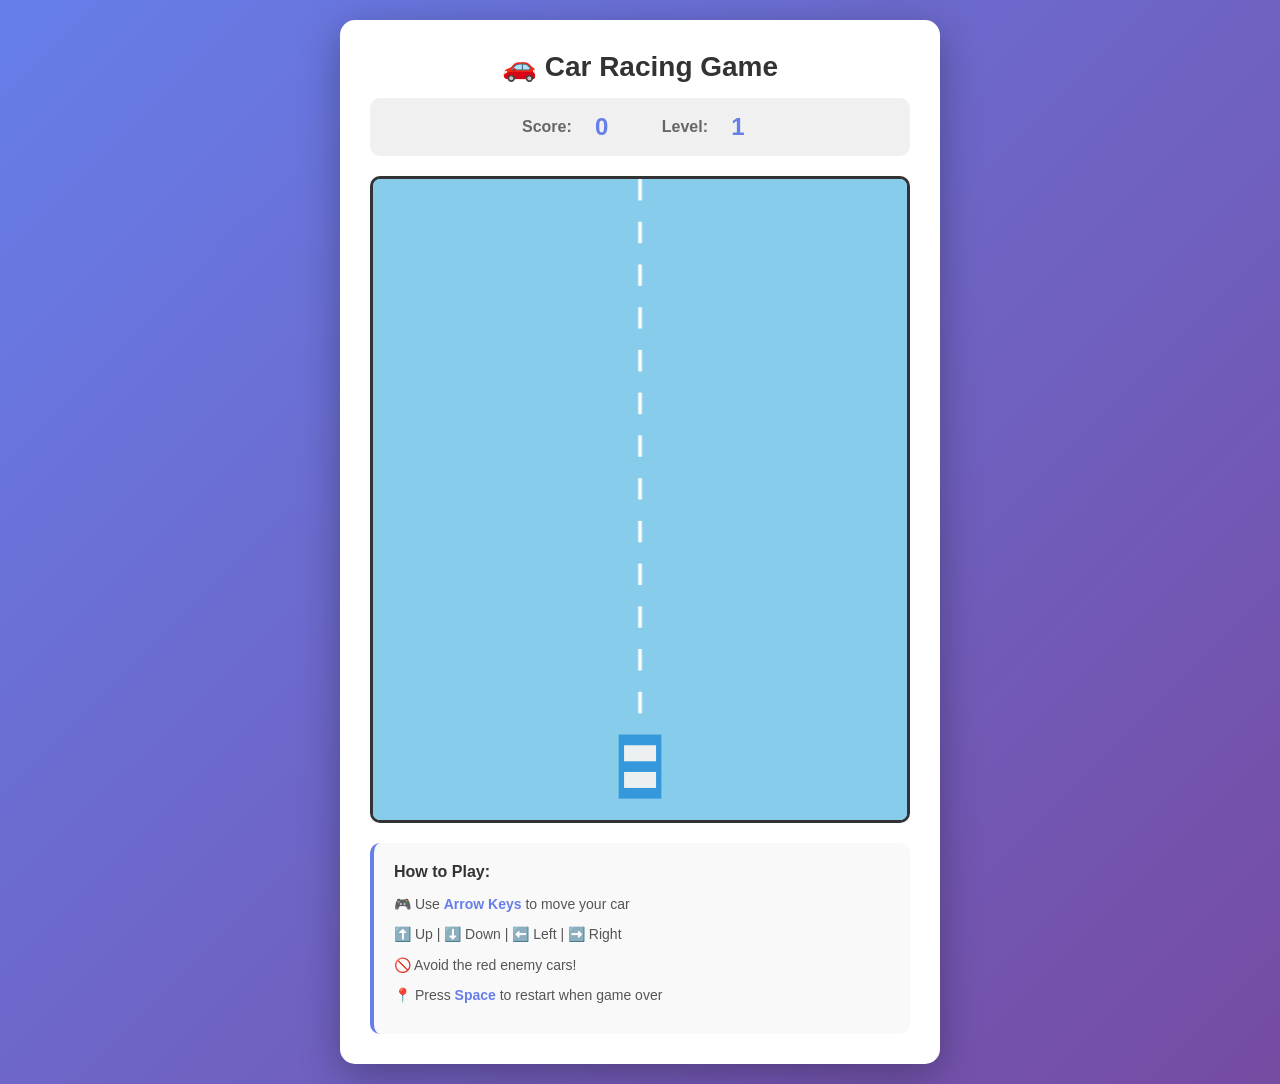
<file: index.html>
<!DOCTYPE html>
<html lang="en">
<head>
    <meta charset="UTF-8">
    <meta name="viewport" content="width=device-width, initial-scale=1.0">
    <title>Simple Car Game</title>
    <link rel="stylesheet" href="style.css">
</head>
<body>
    <div class="game-container">
        <div class="header">
            <h1>🚗 Car Racing Game</h1>
            <div class="stats">
                <div class="stat">
                    <span class="label">Score:</span>
                    <span id="score" class="value">0</span>
                </div>
                <div class="stat">
                    <span class="label">Level:</span>
                    <span id="level" class="value">1</span>
                </div>
            </div>
        </div>
        
        <canvas id="gameCanvas"></canvas>
        
        <div class="controls">
            <div class="instruction">
                <h3>How to Play:</h3>
                <p>🎮 Use <strong>Arrow Keys</strong> to move your car</p>
                <p>⬆️ Up | ⬇️ Down | ⬅️ Left | ➡️ Right</p>
                <p>🚫 Avoid the red enemy cars!</p>
                <p>📍 Press <strong>Space</strong> to restart when game over</p>
            </div>
        </div>
        
        <div id="gameOverScreen" class="game-over-screen hidden">
            <div class="game-over-content">
                <h2>Game Over! 💥</h2>
                <p class="final-score">Final Score: <span id="finalScore">0</span></p>
                <p class="restart-message">Press <strong>SPACE</strong> to restart</p>
            </div>
        </div>
    </div>
    
    <script src="script.js"></script>
</body>
</html>
</file>
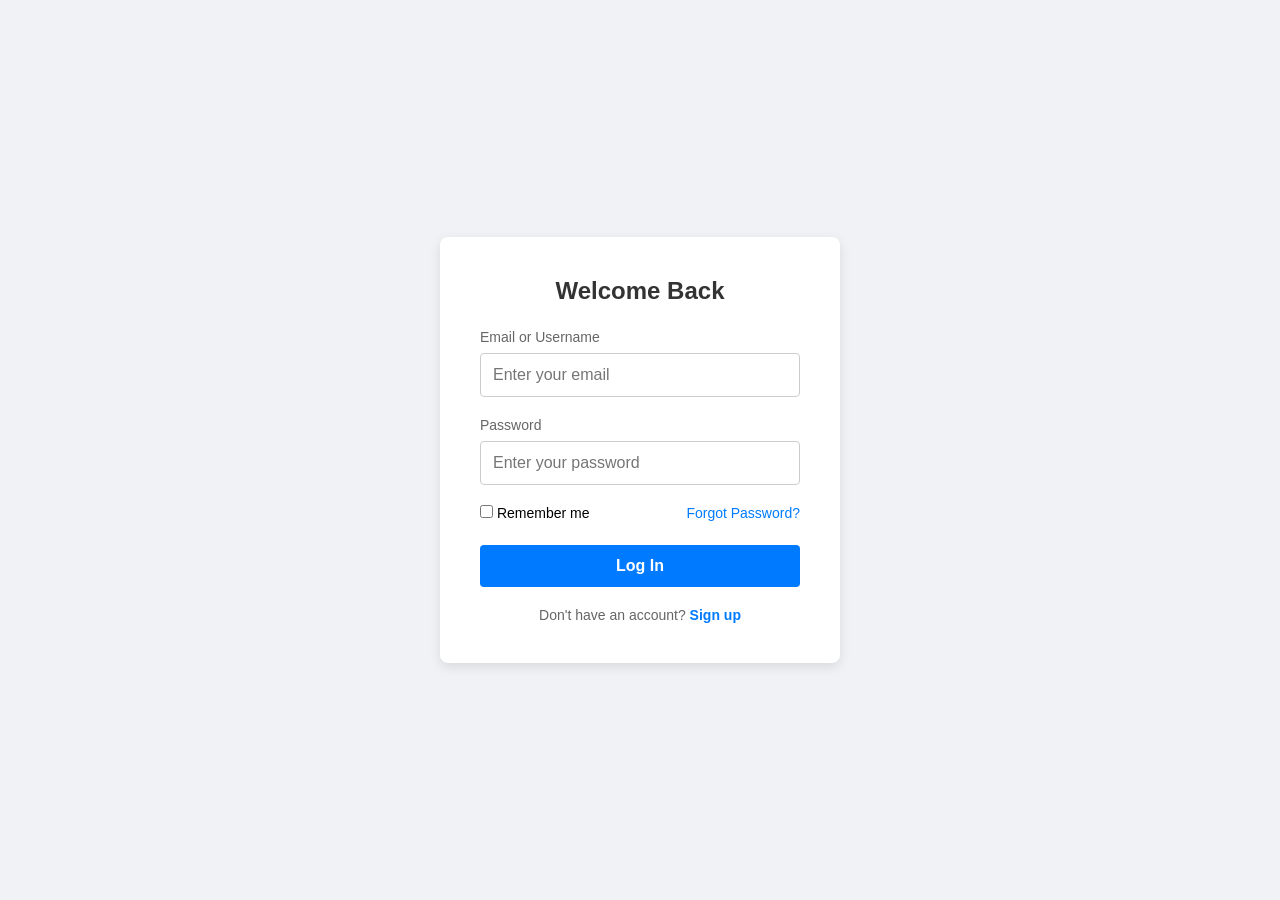
<file: index1.html>
<!DOCTYPE html>
<html lang="en">
<head>
    <meta charset="UTF-8">
    <meta name="viewport" content="width=device-width, initial-scale=1.0">
    <title>Login Page</title>
    <style>
        * {
            margin: 0;
            padding: 0;
            box-sizing: border-box;
            font-family: 'Segoe UI', Tahoma, Geneva, Verdana, sans-serif;
        }

        body {
            background: #f0f2f5;
            display: flex;
            justify-content: center;
            align-items: center;
            height: 100vh;
        }

        .login-container {
            background: #ffffff;
            padding: 40px;
            border-radius: 8px;
            box-shadow: 0 4px 12px rgba(0, 0, 0, 0.1);
            width: 100%;
            max-width: 400px;
        }

        .login-container h2 {
            margin-bottom: 24px;
            color: #333333;
            text-align: center;
        }

        .input-group {
            margin-bottom: 20px;
        }

        .input-group label {
            display: block;
            margin-bottom: 8px;
            color: #666666;
            font-size: 14px;
        }

        .input-group input {
            width: 100%;
            padding: 12px;
            border: 1px solid #cccccc;
            border-radius: 4px;
            font-size: 16px;
            outline: none;
            transition: border-color 0.2s;
        }

        .input-group input:focus {
            border-color: #007bff;
        }

        .utils {
            display: flex;
            justify-content: space-between;
            align-items: center;
            margin-bottom: 24px;
            font-size: 14px;
        }

        .utils a {
            color: #007bff;
            text-decoration: none;
        }

        .utils a:hover {
            text-decoration: underline;
        }

        .login-btn {
            width: 100%;
            padding: 12px;
            background: #007bff;
            border: none;
            border-radius: 4px;
            color: #ffffff;
            font-size: 16px;
            font-weight: bold;
            cursor: pointer;
            transition: background 0.2s;
        }

        .login-btn:hover {
            background: #0056b3;
        }

        .signup-link {
            text-align: center;
            margin-top: 20px;
            font-size: 14px;
            color: #666666;
        }

        .signup-link a {
            color: #007bff;
            text-decoration: none;
            font-weight: bold;
        }

        .signup-link a:hover {
            text-decoration: underline;
        }
    </style>
</head>
<body>

    <div class="login-container">
        <h2>Welcome Back</h2>
        <!-- Form data is safely sent using the POST method -->
        <form action="/login-endpoint" method="POST">
            
            <!-- Email/Username Field -->
            <div class="input-group">
                <label for="username">Email or Username</label>
                <input type="text" id="username" name="username" placeholder="Enter your email" required>
            </div>

            <!-- Password Field -->
            <div class="input-group">
                <label for="password">Password</label>
                <input type="password" id="password" name="password" placeholder="Enter your password" required>
            </div>

            <!-- Remember Me & Forgot Password Layout -->
            <div class="utils">
                <label>
                    <input type="checkbox" name="remember"> Remember me
                </label>
                <a href="#">Forgot Password?</a>
            </div>

            <!-- Submit Button -->
            <button type="submit" class="login-btn">Log In</button>
            
        </form>

        <!-- Link to Signup Page -->
        <div class="signup-link">
            Don't have an account? <a href="#">Sign up</a>
        </div>
    </div>

</body>
</html>
</file>
<file: style.css>
* {
    margin: 0;
    padding: 0;
    box-sizing: border-box;
}

body {
    font-family: 'Arial', sans-serif;
    background: linear-gradient(135deg, #667eea 0%, #764ba2 100%);
    display: flex;
    justify-content: center;
    align-items: center;
    min-height: 100vh;
    padding: 20px;
}

.game-container {
    background: white;
    border-radius: 15px;
    box-shadow: 0 10px 40px rgba(0, 0, 0, 0.3);
    padding: 30px;
    max-width: 600px;
    width: 100%;
}

.header {
    text-align: center;
    margin-bottom: 20px;
}

.header h1 {
    color: #333;
    margin-bottom: 15px;
    font-size: 28px;
}

.stats {
    display: flex;
    justify-content: center;
    gap: 40px;
    background: #f0f0f0;
    padding: 15px;
    border-radius: 10px;
}

.stat {
    display: flex;
    align-items: center;
    gap: 10px;
}

.stat .label {
    color: #666;
    font-weight: bold;
}

.stat .value {
    color: #667eea;
    font-size: 24px;
    font-weight: bold;
    min-width: 40px;
}

#gameCanvas {
    display: block;
    width: 100%;
    height: auto;
    border: 3px solid #333;
    border-radius: 10px;
    background: linear-gradient(to bottom, #87ceeb 0%, #e0f6ff 100%);
    margin-bottom: 20px;
    box-shadow: inset 0 2px 5px rgba(0, 0, 0, 0.1);
}

.controls {
    background: #f9f9f9;
    padding: 20px;
    border-radius: 10px;
    border-left: 4px solid #667eea;
}

.controls h3 {
    color: #333;
    margin-bottom: 12px;
    font-size: 16px;
}

.instruction p {
    color: #555;
    margin-bottom: 8px;
    line-height: 1.6;
    font-size: 14px;
}

.instruction p strong {
    color: #667eea;
    font-weight: bold;
}

.game-over-screen {
    position: fixed;
    top: 0;
    left: 0;
    width: 100%;
    height: 100%;
    background: rgba(0, 0, 0, 0.7);
    display: flex;
    justify-content: center;
    align-items: center;
    z-index: 1000;
}

.game-over-screen.hidden {
    display: none;
}

.game-over-content {
    background: white;
    padding: 50px;
    border-radius: 20px;
    text-align: center;
    box-shadow: 0 10px 40px rgba(0, 0, 0, 0.5);
    animation: popIn 0.5s ease-out;
}

.game-over-content h2 {
    color: #e74c3c;
    font-size: 36px;
    margin-bottom: 20px;
}

.final-score {
    color: #333;
    font-size: 24px;
    margin-bottom: 20px;
    font-weight: bold;
}

.final-score span {
    color: #667eea;
}

.restart-message {
    color: #666;
    font-size: 16px;
    margin-top: 20px;
}

@keyframes popIn {
    from {
        transform: scale(0.8);
        opacity: 0;
    }
    to {
        transform: scale(1);
        opacity: 1;
    }
}

@media (max-width: 600px) {
    .game-container {
        padding: 15px;
    }
    
    .header h1 {
        font-size: 22px;
    }
    
    .stats {
        gap: 20px;
    }
    
    .game-over-content {
        padding: 30px;
    }
    
    .game-over-content h2 {
        font-size: 28px;
    }
}
</file>
